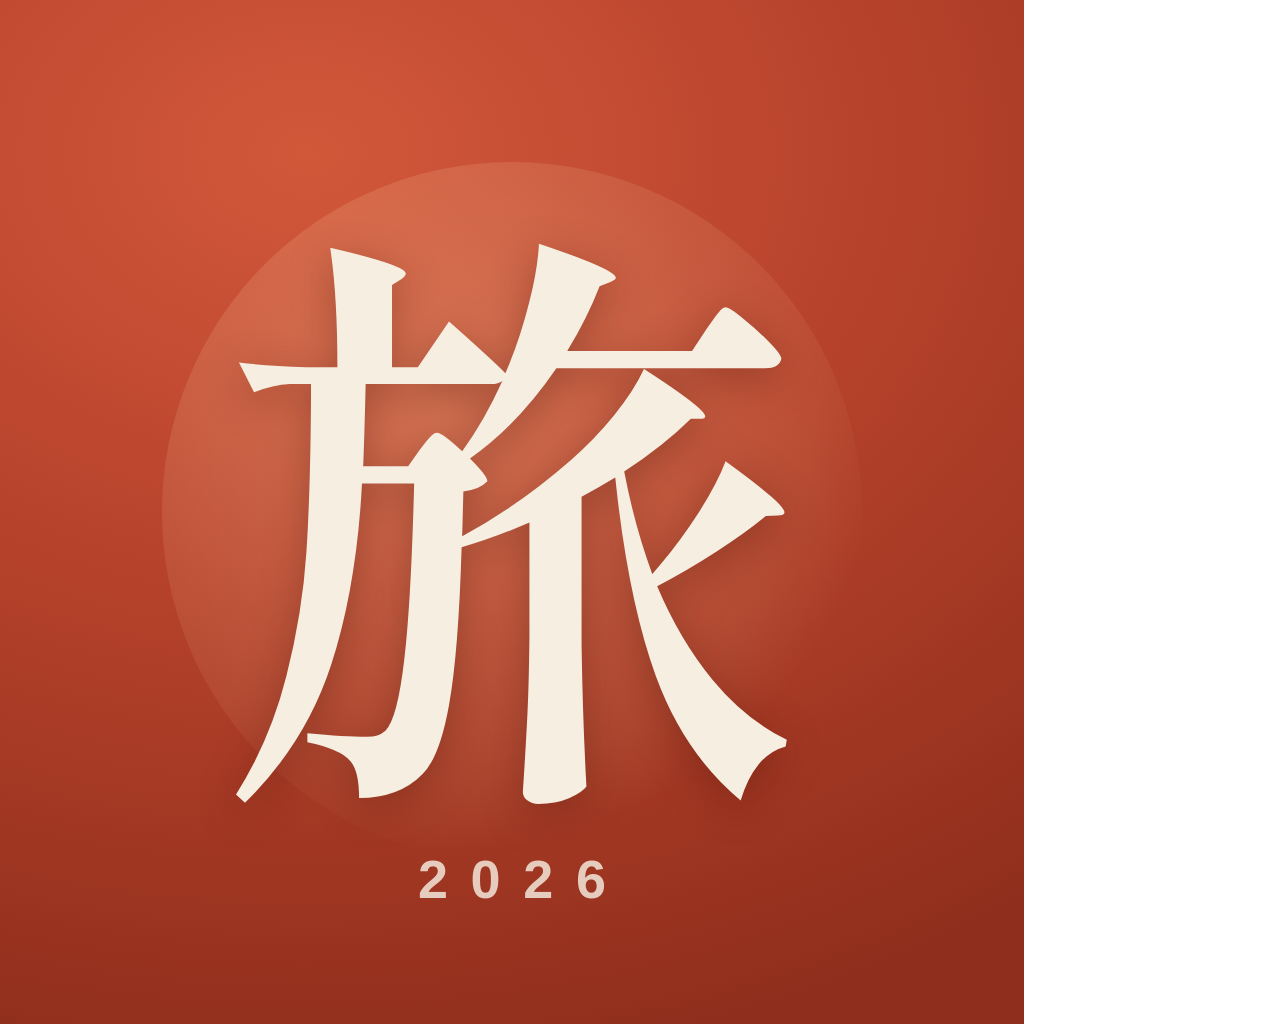
<file: shell-ios/icon.html>
<!doctype html><html><head><meta charset="utf-8"><style>
@font-face { font-family: M; src: url(icon-mincho.woff2); font-weight: 600; }
html,body{margin:0}
.i{width:1024px;height:1024px;position:relative;overflow:hidden;
  background: radial-gradient(120% 90% at 30% 15%, #d2583a 0%, #b8432c 45%, #8f2e1c 100%);}
.sun{position:absolute;left:50%;top:50%;width:700px;height:700px;margin:-350px 0 0 -350px;border-radius:50%;
  background: radial-gradient(circle at 40% 35%, rgba(255,214,170,.28), rgba(255,214,170,.08) 60%, rgba(255,214,170,0) 72%);}
.k{position:absolute;inset:0;display:grid;place-items:center;font:600 600px/1 M;color:#f6eee1;padding-bottom:40px;
  text-shadow: 0 10px 40px rgba(80,20,8,.35);}
.r{position:absolute;left:0;right:0;bottom:118px;text-align:center;font:600 54px/1 -apple-system, "Helvetica Neue", Arial, sans-serif;letter-spacing:.42em;color:rgba(246,238,225,.82);padding-left:.42em}
</style></head><body><div class="i"><div class="sun"></div><div class="k">旅</div><div class="r">2026</div></div></body></html>
</file>
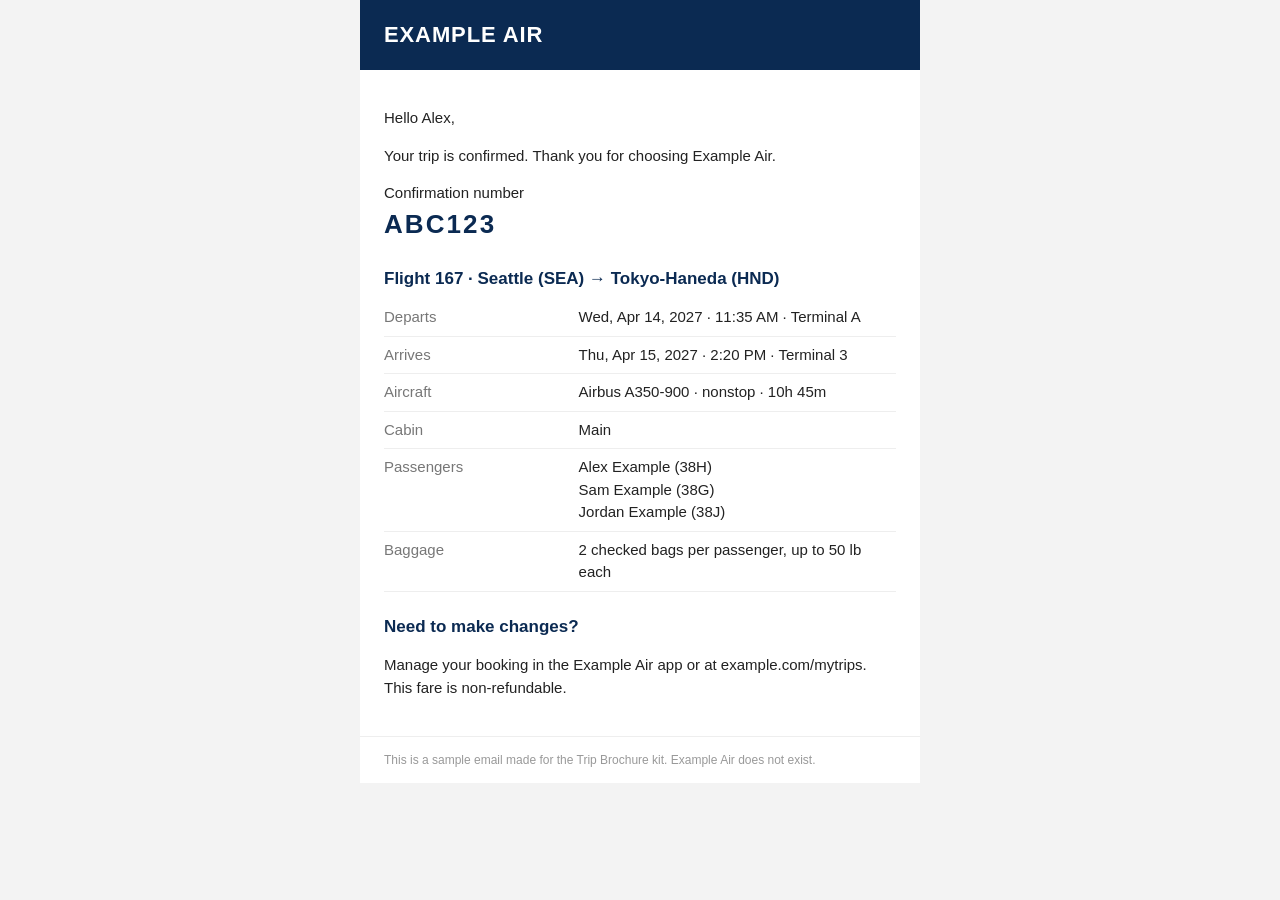
<file: sample/docs/flight.html>
<!doctype html><html><head><meta charset="utf-8"><style>
body{font-family:Helvetica,Arial,sans-serif;color:#222;margin:0;background:#f3f3f3}.wrap{max-width:560px;margin:0 auto;background:#fff}
.head{background:#0b2a52;color:#fff;padding:22px 24px;font-size:22px;font-weight:700;letter-spacing:.04em}
.body{padding:22px 24px;font-size:15px;line-height:1.5}h2{font-size:17px;margin:22px 0 8px;color:#0b2a52}
table{border-collapse:collapse;width:100%}td{padding:7px 0;border-bottom:1px solid #eee;vertical-align:top}td:first-child{color:#777;width:38%}
.code{font-size:26px;font-weight:700;letter-spacing:.08em;color:#0b2a52}.foot{padding:16px 24px;color:#999;font-size:12px;border-top:1px solid #eee}
</style></head><body><div class="wrap"><div class="head">EXAMPLE AIR</div><div class="body">
<p>Hello Alex,</p><p>Your trip is confirmed. Thank you for choosing Example Air.</p>
<p>Confirmation number<br><span class="code">ABC123</span></p>
<h2>Flight 167 · Seattle (SEA) → Tokyo-Haneda (HND)</h2>
<table><tr><td>Departs</td><td>Wed, Apr 14, 2027 · 11:35 AM · Terminal A</td></tr><tr><td>Arrives</td><td>Thu, Apr 15, 2027 · 2:20 PM · Terminal 3</td></tr>
<tr><td>Aircraft</td><td>Airbus A350-900 · nonstop · 10h 45m</td></tr><tr><td>Cabin</td><td>Main</td></tr>
<tr><td>Passengers</td><td>Alex Example (38H)<br>Sam Example (38G)<br>Jordan Example (38J)</td></tr>
<tr><td>Baggage</td><td>2 checked bags per passenger, up to 50 lb each</td></tr></table>
<h2>Need to make changes?</h2><p>Manage your booking in the Example Air app or at example.com/mytrips. This fare is non-refundable.</p>
</div><div class="foot">This is a sample email made for the Trip Brochure kit. Example Air does not exist.</div></div></body></html>
</file>
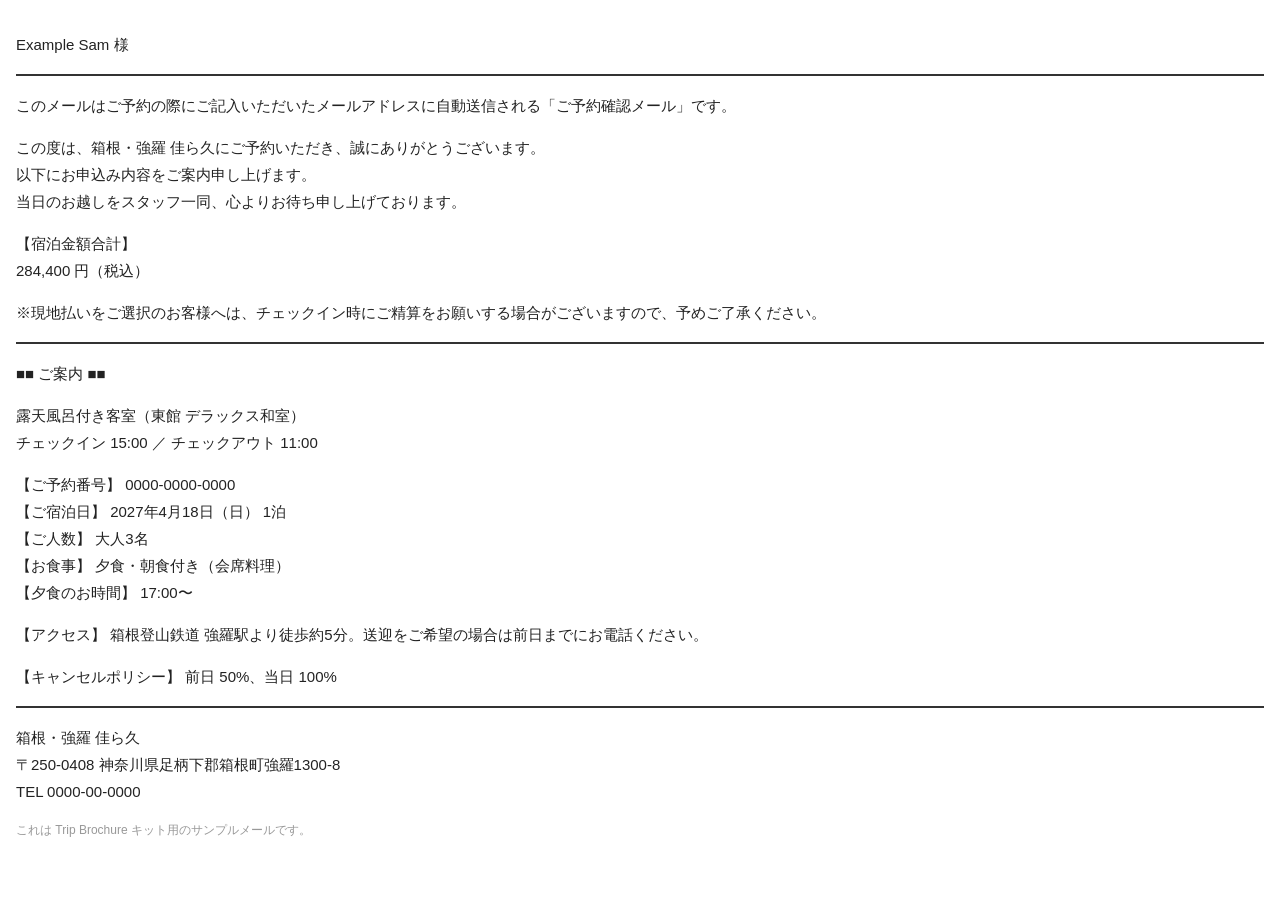
<file: sample/docs/ryokan.html>
<!doctype html><html><head><meta charset="utf-8"><style>body{font-family:"Hiragino Sans","Yu Gothic",sans-serif;color:#222;font-size:15px;line-height:1.8;padding:8px}hr{border:0;border-top:2px solid #333;margin:16px 0}</style></head>
<body><p>Example Sam 様</p><hr>
<p>このメールはご予約の際にご記入いただいたメールアドレスに自動送信される「ご予約確認メール」です。</p>
<p>この度は、箱根・強羅 佳ら久にご予約いただき、誠にありがとうございます。<br>以下にお申込み内容をご案内申し上げます。<br>当日のお越しをスタッフ一同、心よりお待ち申し上げております。</p>
<p>【宿泊金額合計】<br>284,400 円（税込）</p>
<p>※現地払いをご選択のお客様へは、チェックイン時にご精算をお願いする場合がございますので、予めご了承ください。</p><hr>
<p>■■ ご案内 ■■</p>
<p>露天風呂付き客室（東館 デラックス和室）<br>チェックイン 15:00 ／ チェックアウト 11:00</p>
<p>【ご予約番号】 0000-0000-0000<br>【ご宿泊日】 2027年4月18日（日） 1泊<br>【ご人数】 大人3名<br>【お食事】 夕食・朝食付き（会席料理）<br>【夕食のお時間】 17:00〜</p>
<p>【アクセス】 箱根登山鉄道 強羅駅より徒歩約5分。送迎をご希望の場合は前日までにお電話ください。</p>
<p>【キャンセルポリシー】 前日 50%、当日 100%</p>
<hr><p>箱根・強羅 佳ら久<br>〒250-0408 神奈川県足柄下郡箱根町強羅1300-8<br>TEL 0000-00-0000</p>
<p style="color:#999;font-size:12px">これは Trip Brochure キット用のサンプルメールです。</p></body></html>
</file>
